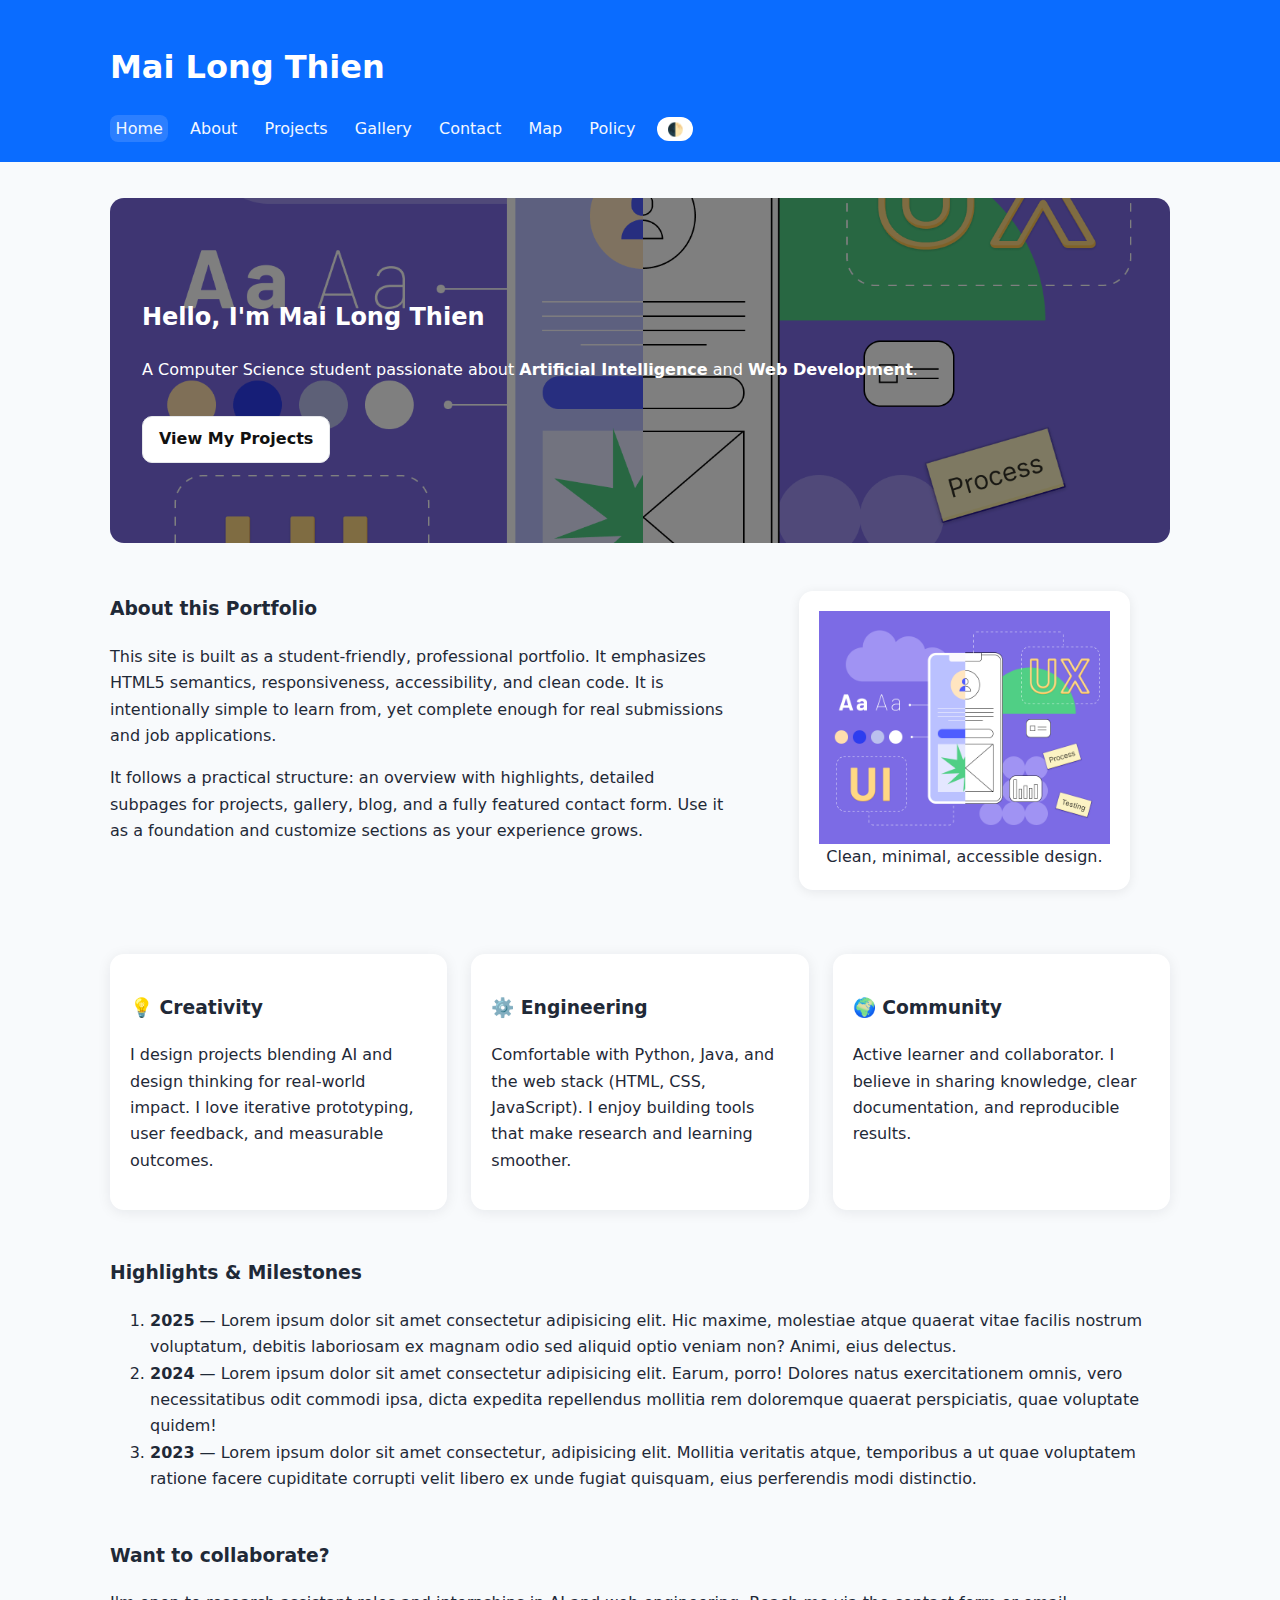
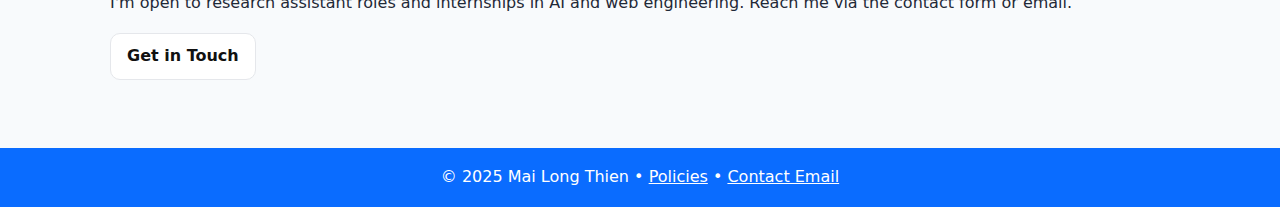
<file: index.html>
<!DOCTYPE html>
<html lang="en">
  <head>
    <meta charset="UTF-8" />
    <meta name="viewport" content="width=device-width, initial-scale=1.0" />
    <title>Home | Mai Long Thien</title>
    <meta
      name="description"
      content="Portfolio of Mai Long Thien – Junior AI Engineer & Web Developer."
    />
    <meta property="og:title" content="Home | Mai Long Thien" />
    <meta
      property="og:description"
      content="Explore projects, skills, and contact information."
    />
    <meta property="og:type" content="website" />
    <link rel="icon" href="assets/img/favicon.png" type="image/png" />
    <link rel="stylesheet" href="assets/css/styles.css" />
    <meta property="og:image" content="assets/img/hero_bg.png" />
  </head>
  <body>
    <a class="skip-link" href="#main">Skip to content</a>
    <header>
      <nav class="container" aria-label="Main navigation">
        <h1 class="logo">
          <a href="index.html" aria-label="Go to Home">Mai Long Thien</a>
        </h1>
        <button
          id="navToggle"
          aria-expanded="false"
          aria-controls="primaryNav"
          class="nav-toggle"
        >
          ☰
        </button>
        <ul id="primaryNav" class="nav-links">
          <li><a href="index.html" class="active">Home</a></li>
          <li><a href="about.html" class="">About</a></li>
          <li><a href="projects.html" class="">Projects</a></li>
          <li><a href="gallery.html" class="">Gallery</a></li>
          <li><a href="contact.html" class="">Contact</a></li>
          <li><a href="map.html" class="">Map</a></li>
          <li><a href="policy.html" class="">Policy</a></li>
          <li>
            <button
              id="themeToggle"
              aria-label="Toggle theme"
              class="theme-toggle"
            >
              🌓
            </button>
          </li>
        </ul>
      </nav>
    </header>
    <main id="main" class="container">
      <section class="hero" role="banner" aria-label="Introduction">
        <div class="hero-content">
          <h2>Hello, I'm <span>Mai Long Thien</span></h2>
          <p>
            A Computer Science student passionate about
            <strong>Artificial Intelligence</strong> and
            <strong>Web Development</strong>.
          </p>
          <a href="projects.html" class="btn">View My Projects</a>
        </div>
      </section>

      <section class="grid-2 gap-xl mt-2">
        <article>
          <h3>About this Portfolio</h3>
          <p>
            This site is built as a student-friendly, professional portfolio. It
            emphasizes HTML5 semantics, responsiveness, accessibility, and clean
            code. It is intentionally simple to learn from, yet complete enough
            for real submissions and job applications.
          </p>
          <p>
            It follows a practical structure: an overview with highlights,
            detailed subpages for projects, gallery, blog, and a fully featured
            contact form. Use it as a foundation and customize sections as your
            experience grows.
          </p>
        </article>
        <figure class="shadow radius">
          <img
            src="assets/img/hero_bg.png"
            alt="assets/image/alt.png"
            loading="lazy"
          />
          <figcaption style="text-align: center">
            Clean, minimal, accessible design.
          </figcaption>
        </figure>
      </section>

      <section class="features mt-3">
        <article>
          <h3>💡 Creativity</h3>
          <p>
            I design projects blending AI and design thinking for real-world
            impact. I love iterative prototyping, user feedback, and measurable
            outcomes.
          </p>
        </article>
        <article>
          <h3>⚙️ Engineering</h3>
          <p>
            Comfortable with Python, Java, and the web stack (HTML, CSS,
            JavaScript). I enjoy building tools that make research and learning
            smoother.
          </p>
        </article>
        <article>
          <h3>🌍 Community</h3>
          <p>
            Active learner and collaborator. I believe in sharing knowledge,
            clear documentation, and reproducible results.
          </p>
        </article>
      </section>

      <section class="timeline mt-3">
        <h3>Highlights & Milestones</h3>
        <ol>
          <li>
            <strong>2025</strong> — Lorem ipsum dolor sit amet consectetur
            adipisicing elit. Hic maxime, molestiae atque quaerat vitae facilis
            nostrum voluptatum, debitis laboriosam ex magnam odio sed aliquid
            optio veniam non? Animi, eius delectus.
          </li>
          <li>
            <strong>2024</strong> — Lorem ipsum dolor sit amet consectetur
            adipisicing elit. Earum, porro! Dolores natus exercitationem omnis,
            vero necessitatibus odit commodi ipsa, dicta expedita repellendus
            mollitia rem doloremque quaerat perspiciatis, quae voluptate quidem!
          </li>
          <li>
            <strong>2023</strong> — Lorem ipsum dolor sit amet consectetur,
            adipisicing elit. Mollitia veritatis atque, temporibus a ut quae
            voluptatem ratione facere cupiditate corrupti velit libero ex unde
            fugiat quisquam, eius perferendis modi distinctio.
          </li>
        </ol>
      </section>

      <section class="cta mt-3">
        <h3>Want to collaborate?</h3>
        <p>
          I'm open to research assistant roles and internships in AI and web
          engineering. Reach me via the contact form or email.
        </p>
        <a class="btn" href="contact.html">Get in Touch</a>
      </section>
    </main>
    <footer>
      <p>
        &copy; 2025 Mai Long Thien • <a href="policy.html">Policies</a> •
        <a href="mailto:example@email.com">Contact Email</a>
      </p>
    </footer>
    <script src="assets/js/main.js"></script>
  </body>
</html>
</file>
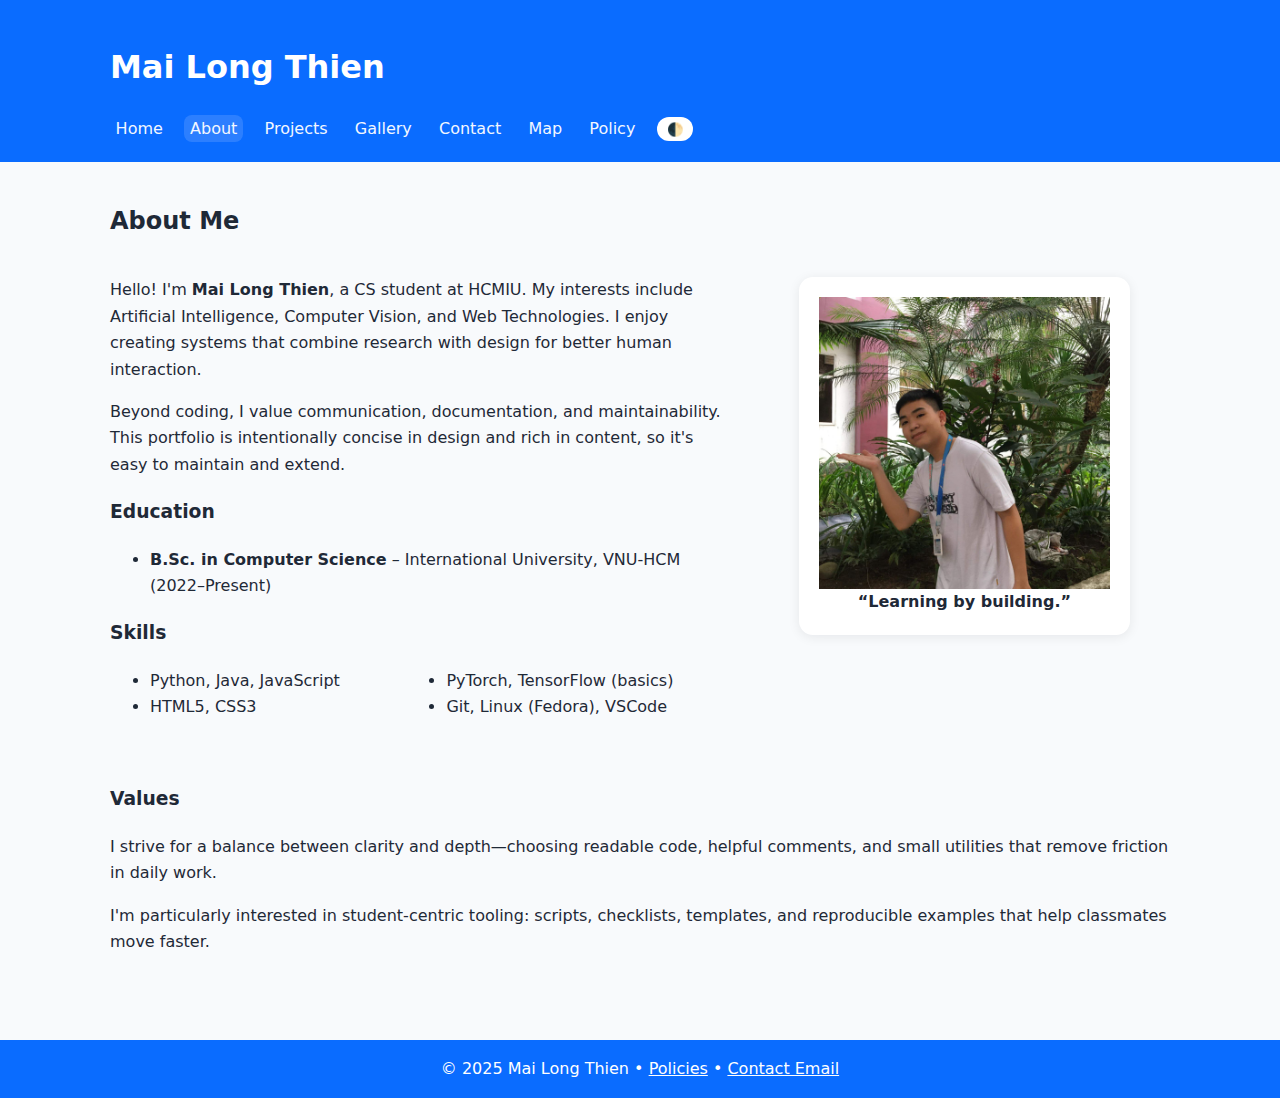
<file: about.html>
<!DOCTYPE html>
<html lang="en">
  <head>
    <meta charset="UTF-8" />
    <meta name="viewport" content="width=device-width, initial-scale=1.0" />
    <title>About | Mai Long Thien</title>
    <meta
      name="description"
      content="Portfolio of Mai Long Thien – Junior AI Engineer & Web Developer."
    />
    <meta property="og:title" content="About | Mai Long Thien" />
    <meta
      property="og:description"
      content="Explore projects, skills, and contact information."
    />
    <meta property="og:type" content="website" />
    <link rel="icon" href="assets/img/favicon.png" type="image/png" />
    <link rel="stylesheet" href="assets/css/styles.css" />
  </head>
  <body>
    <a class="skip-link" href="#main">Skip to content</a>
    <header>
      <nav class="container" aria-label="Main navigation">
        <h1 class="logo">
          <a href="index.html" aria-label="Go to Home">Mai Long Thien</a>
        </h1>
        <button
          id="navToggle"
          aria-expanded="false"
          aria-controls="primaryNav"
          class="nav-toggle"
        >
          ☰
        </button>
        <ul id="primaryNav" class="nav-links">
          <li><a href="index.html" class="">Home</a></li>
          <li><a href="about.html" class="active">About</a></li>
          <li><a href="projects.html" class="">Projects</a></li>
          <li><a href="gallery.html" class="">Gallery</a></li>
          <li><a href="contact.html" class="">Contact</a></li>
          <li><a href="map.html" class="">Map</a></li>
          <li><a href="policy.html" class="">Policy</a></li>
          <li>
            <button
              id="themeToggle"
              aria-label="Toggle theme"
              class="theme-toggle"
            >
              🌓
            </button>
          </li>
        </ul>
      </nav>
    </header>
    <main id="main" class="container">
      <section>
        <h2>About Me</h2>
        <div class="grid-2 gap-xl">
          <div>
            <p>
              Hello! I'm <strong>Mai Long Thien</strong>, a CS student at HCMIU.
              My interests include Artificial Intelligence, Computer Vision, and
              Web Technologies. I enjoy creating systems that combine research
              with design for better human interaction.
            </p>
            <p>
              Beyond coding, I value communication, documentation, and
              maintainability. This portfolio is intentionally concise in design
              and rich in content, so it's easy to maintain and extend.
            </p>
            <h3>Education</h3>
            <ul>
              <li>
                <strong>B.Sc. in Computer Science</strong> – International
                University, VNU-HCM (2022–Present)
              </li>
            </ul>
            <h3>Skills</h3>
            <ul class="columns">
              <li>Python, Java, JavaScript</li>
              <li>HTML5, CSS3</li>
              <li>PyTorch, TensorFlow (basics)</li>
              <li>Git, Linux (Fedora), VSCode</li>
            </ul>
          </div>
          <figure class="shadow radius">
            <img
              src="assets/img/profile.jpg"
              alt="assets/img/alt.png"
              loading="lazy"
            />
            <figcaption style="text-align: center">
              <strong>“Learning by building.”</strong>
            </figcaption>
          </figure>
        </div>
      </section>

      <section class="mt-3">
        <h3>Values</h3>
        <p>
          I strive for a balance between clarity and depth—choosing readable
          code, helpful comments, and small utilities that remove friction in
          daily work.
        </p>
        <p>
          I'm particularly interested in student-centric tooling: scripts,
          checklists, templates, and reproducible examples that help classmates
          move faster.
        </p>
      </section>
    </main>

    <!--Footer-->
    <footer>
      <p style="align-self: center">
        &copy; 2025 Mai Long Thien • <a href="policy.html">Policies</a> •
        <a href="mailto:example@email.com">Contact Email</a>
      </p>
    </footer>
    <script src="assets/js/main.js"></script>
  </body>
</html>
</file>
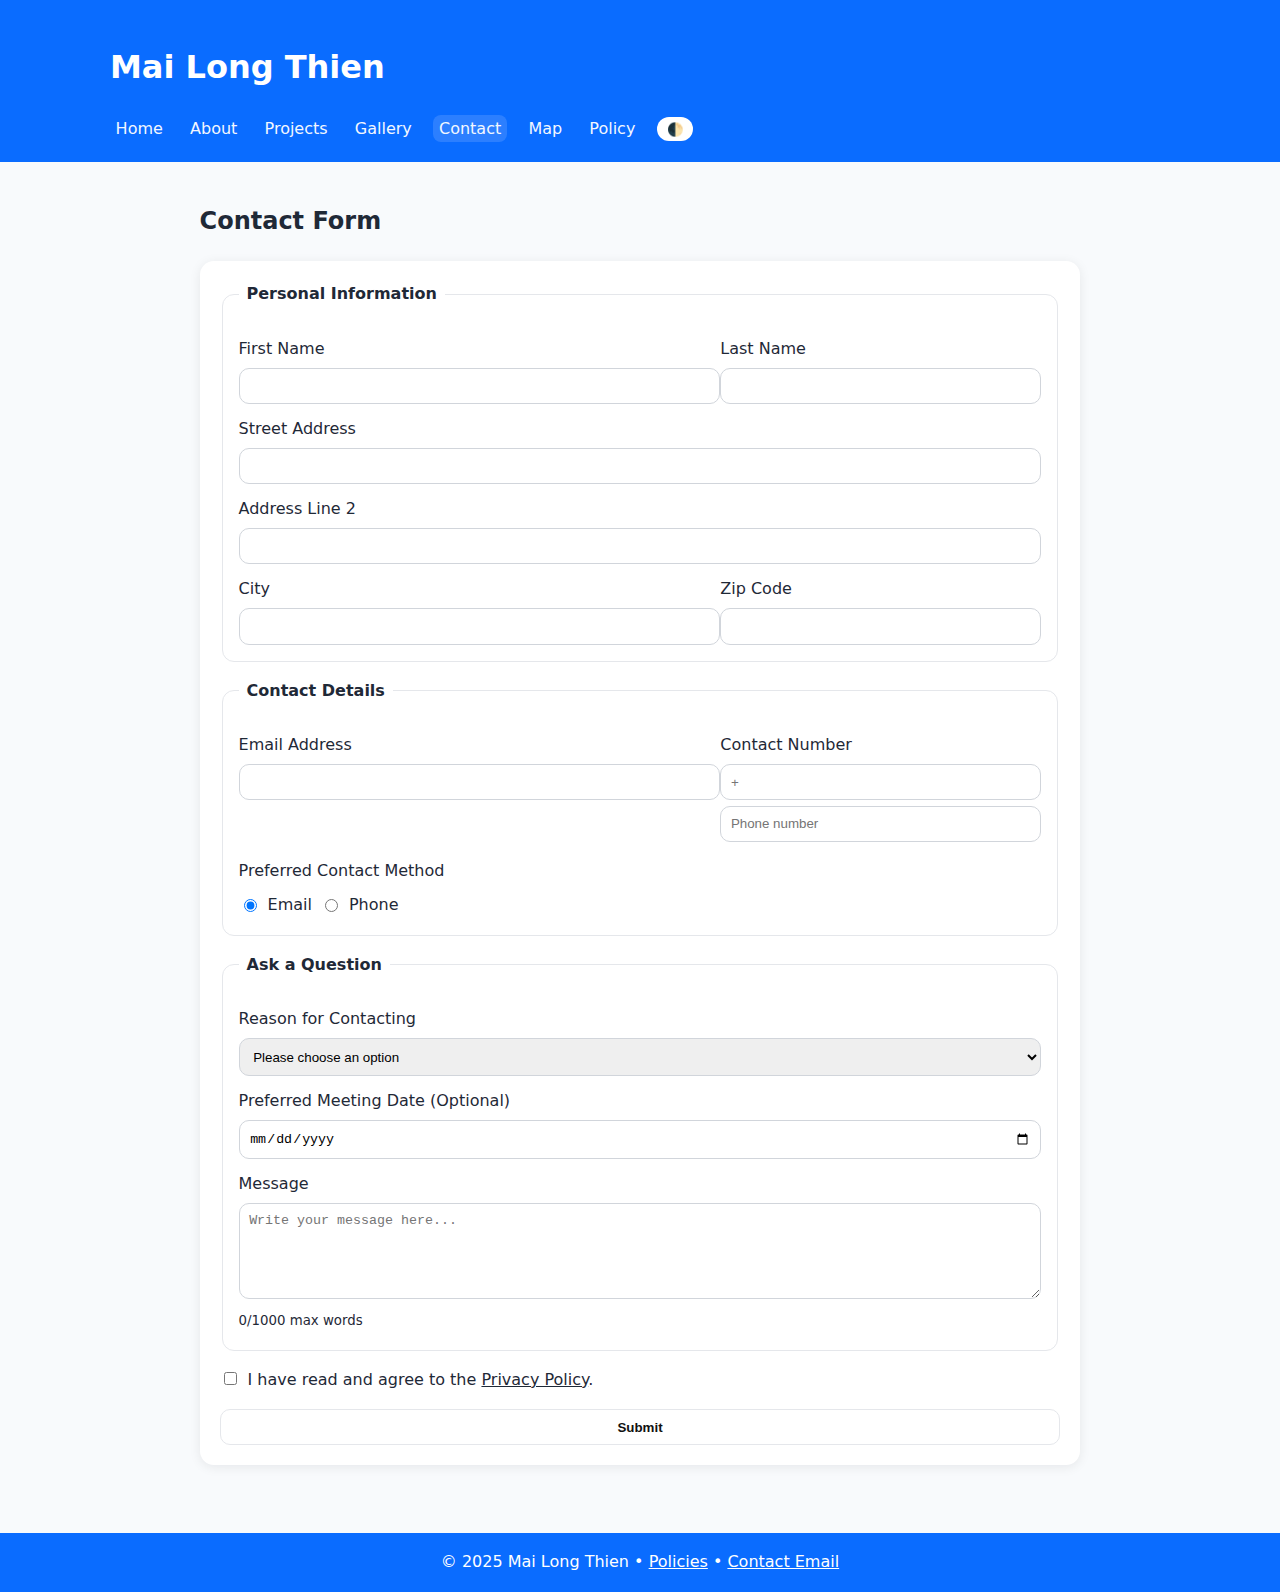
<file: contact.html>
<!DOCTYPE html>
<html lang="en">
  <head>
    <meta charset="UTF-8" />
    <meta name="viewport" content="width=device-width, initial-scale=1.0" />
    <title>Contact | Mai Long Thien</title>
    <meta
      name="description"
      content="Portfolio of Mai Long Thien – Junior AI Engineer & Web Developer."
    />
    <link rel="icon" href="assets/img/favicon.png" type="image/png" />
    <link rel="stylesheet" href="assets/css/styles.css" />
  </head>

  <body>
    <a class="skip-link" href="#main">Skip to content</a>

    <header>
      <nav class="container" aria-label="Main navigation">
        <h1 class="logo"><a href="index.html">Mai Long Thien</a></h1>
        <ul id="primaryNav" class="nav-links">
          <li><a href="index.html">Home</a></li>
          <li><a href="about.html">About</a></li>
          <li><a href="projects.html">Projects</a></li>
          <li><a href="gallery.html">Gallery</a></li>
          <li><a href="contact.html" class="active">Contact</a></li>
          <li><a href="map.html">Map</a></li>
          <li><a href="policy.html">Policy</a></li>
          <li>
            <button
              id="themeToggle"
              aria-label="Toggle theme"
              class="theme-toggle"
            >
              🌓
            </button>
          </li>
        </ul>
      </nav>
    </header>

    <main id="main" class="container">
      <section>
        <h2>Contact Form</h2>
        <form id="contactForm">
          <fieldset>
            <legend class="highlight">Personal Information</legend>

            <div class="grid-2">
              <div>
                <label for="firstName">First Name</label>
                <input type="text" id="firstName" name="firstName" required />
              </div>
              <div>
                <label for="lastName">Last Name</label>
                <input type="text" id="lastName" name="lastName" required />
              </div>
            </div>

            <label for="street">Street Address</label>
            <input type="text" id="street" name="street" required />

            <label for="address2">Address Line 2</label>
            <input type="text" id="address2" name="address2" />

            <div class="grid-2">
              <div>
                <label for="city">City</label>
                <input type="text" id="city" name="city" />
              </div>
              <div>
                <label for="zip">Zip Code</label>
                <input type="text" id="zip" name="zip" />
              </div>
            </div>
          </fieldset>

          <fieldset>
            <legend class="highlight">Contact Details</legend>

            <div class="grid-2">
              <div>
                <label for="email">Email Address</label>
                <input type="email" id="email" name="email" required />
              </div>

              <div>
                <label>Contact Number</label>
                <div class="grid-3">
                  <input
                    type="text"
                    id="countryCode"
                    name="countryCode"
                    placeholder="+"
                    maxlength="4"
                    required
                  />
                  <input
                    type="text"
                    id="phone"
                    name="phone"
                    placeholder="Phone number"
                    required
                  />
                </div>
              </div>
            </div>

            <div class="form-group">
              <label>Preferred Contact Method</label>
              <div class="inline-group">
                <input
                  type="radio"
                  id="contact-email"
                  name="contact-method"
                  value="email"
                  checked
                />
                <label for="contact-email">Email</label>
                <input
                  type="radio"
                  id="contact-phone"
                  name="contact-method"
                  value="phone"
                />
                <label for="contact-phone">Phone</label>
              </div>
            </div>
          </fieldset>
          <fieldset>
            <legend>Ask a Question</legend>
            <label for="inquiryType">Reason for Contacting</label>
            <select id="inquiryType" name="inquiryType" required>
              <option value="" disabled selected>
                Please choose an option
              </option>
              <option value="opportunity">Job Opportunity</option>
              <option value="collaboration">Collaboration Proposal</option>
              <option value="feedback">Feedback/Question</option>
              <option value="other">Other</option>
            </select>

            <label for="meetingDate">Preferred Meeting Date (Optional)</label>
            <input type="date" id="meetingDate" name="meetingDate" />

            <label for="message">Message</label>
            <textarea
              id="message"
              name="message"
              rows="5"
              maxlength="1000"
              placeholder="Write your message here..."
              required
            ></textarea>
            <small>0/1000 max words</small>
          </fieldset>

          <div class="form-group inline-group">
            <input type="checkbox" id="policy" name="policy" required />
            <label for="policy"
              >I have read and agree to the
              <a href="policy.html">Privacy Policy</a>.</label
            >
          </div>

          <button type="submit" class="btn full">Submit</button>
        </form>
      </section>
    </main>
    <footer>
      <p>
        &copy; 2025 Mai Long Thien •
        <a href="policy.html">Policies</a> •
        <a href="mailto:example@email.com">Contact Email</a>
      </p>
    </footer>
    <script src="assets/js/main.js"></script>
  </body>
</html>
</file>
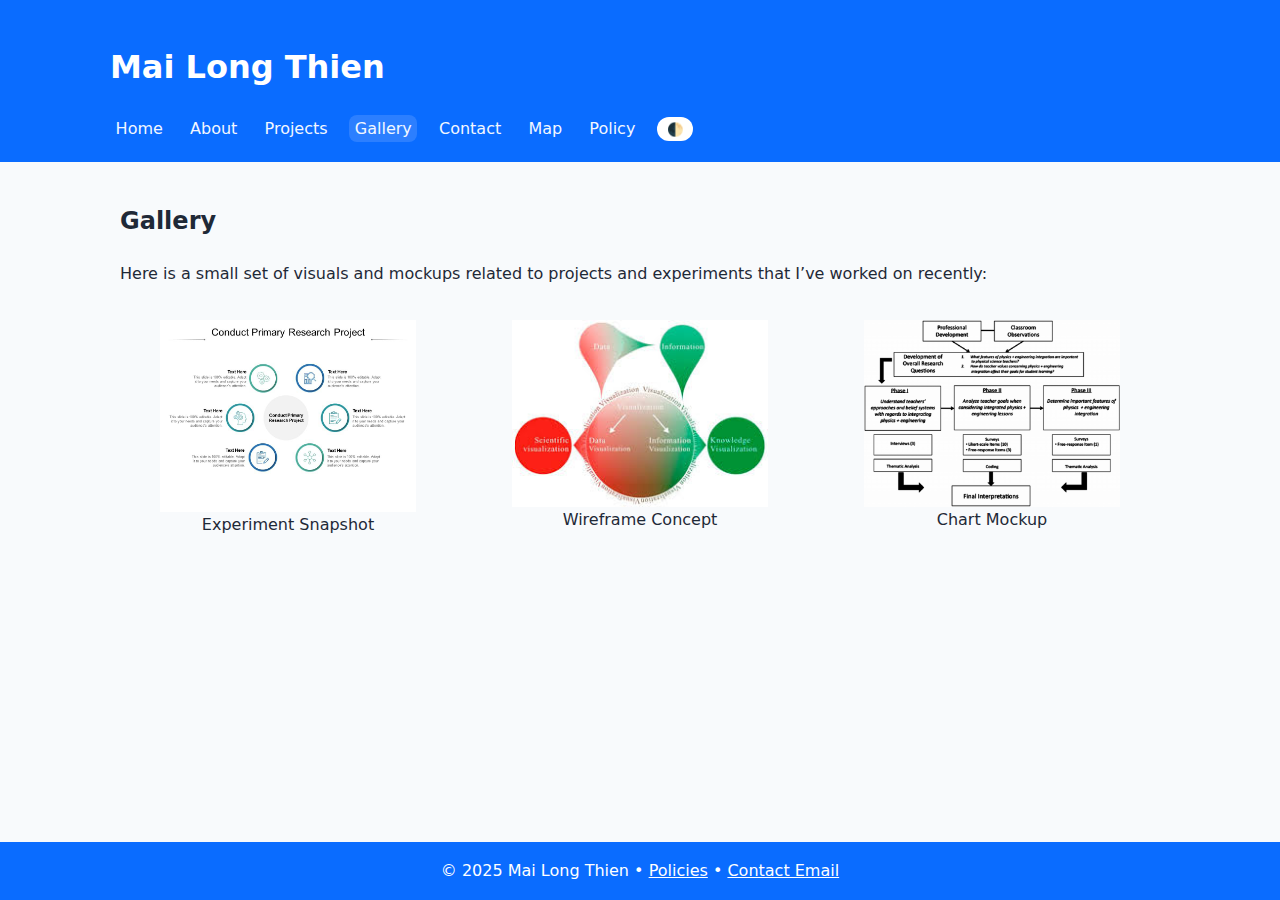
<file: gallery.html>
<!DOCTYPE html>
<html lang="en">
  <head>
    <meta charset="UTF-8" />
    <meta name="viewport" content="width=device-width, initial-scale=1.0" />
    <title>Gallery | Mai Long Thien</title>
    <meta
      name="description"
      content="Portfolio of Mai Long Thien – Junior AI Engineer & Web Developer."
    />
    <meta property="og:title" content="Gallery | Mai Long Thien" />
    <meta
      property="og:description"
      content="Explore projects, skills, and contact information."
    />
    <meta property="og:type" content="website" />
    <link rel="icon" href="assets/img/favicon.png" type="image/png" />
    <link rel="stylesheet" href="assets/css/styles.css" />
  </head>
  <body>
    <a class="skip-link" href="#main">Skip to content</a>
    <header>
      <nav class="container" aria-label="Main navigation">
        <h1 class="logo">
          <a href="index.html" aria-label="Go to Home">Mai Long Thien</a>
        </h1>
        <button
          id="navToggle"
          aria-expanded="false"
          aria-controls="primaryNav"
          class="nav-toggle"
        >
          ☰
        </button>
        <ul id="primaryNav" class="nav-links">
          <li><a href="index.html" class="">Home</a></li>
          <li><a href="about.html" class="">About</a></li>
          <li><a href="projects.html" class="">Projects</a></li>
          <li><a href="gallery.html" class="active">Gallery</a></li>
          <li><a href="contact.html" class="">Contact</a></li>
          <li><a href="map.html" class="">Map</a></li>
          <li><a href="policy.html" class="">Policy</a></li>
          <li>
            <button
              id="themeToggle"
              aria-label="Toggle theme"
              class="theme-toggle"
            >
              🌓
            </button>
          </li>
        </ul>
      </nav>
    </header>
    <main id="main" class="container">
      <section>
        <h2>Gallery</h2>
        <p>
          Here is a small set of visuals and mockups related to projects and
          experiments that I’ve worked on recently:
        </p>
        <div class="gallery-grid">
          <figure>
            <img
              src="assets/img/gallery1.jpg"
              alt="assets/image/alt.png"
              loading="lazy"
            />
            <figcaption style="text-align: center">
              Experiment Snapshot
            </figcaption>
          </figure>
          <figure>
            <img
              src="assets/img/gallery2.jpeg"
              alt="assets/image/alt.png"
              loading="lazy"
            />
            <figcaption style="text-align: center">
              Wireframe Concept
            </figcaption>
          </figure>
          <figure>
            <img
              src="assets/img/gallery3.png"
              alt="assets/image/alt.png"
              loading="lazy"
            />
            <figcaption style="text-align: center">Chart Mockup</figcaption>
          </figure>
        </div>
      </section>
    </main>
    <footer>
      <p>
        &copy; 2025 Mai Long Thien • <a href="policy.html">Policies</a> •
        <a href="mailto:example@email.com">Contact Email</a>
      </p>
    </footer>
    <script src="assets/js/main.js"></script>
  </body>
</html>
</file>
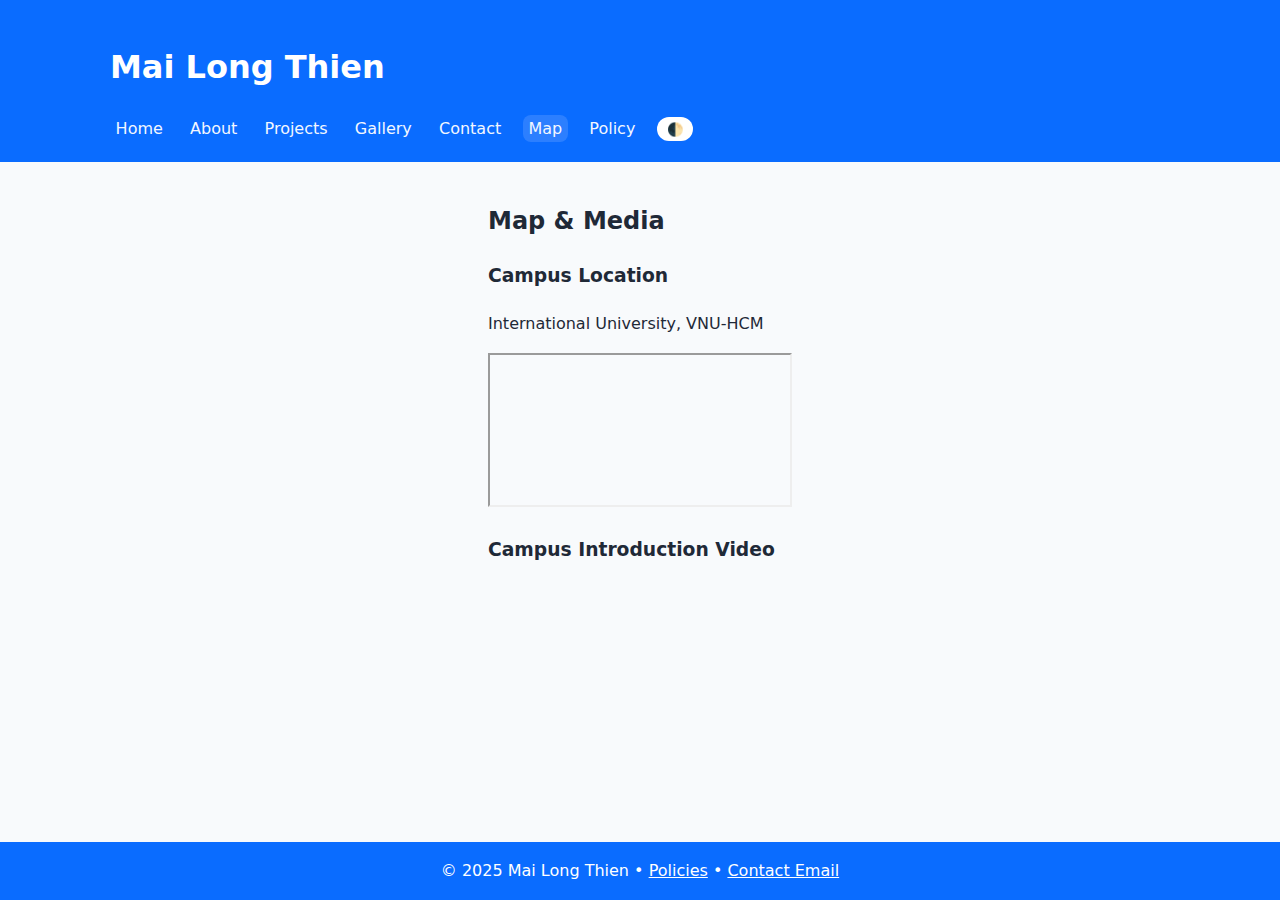
<file: map.html>
<!DOCTYPE html>
<html lang="en">
  <head>
    <meta charset="UTF-8" />
    <meta name="viewport" content="width=device-width, initial-scale=1.0" />
    <title>Map | Mai Long Thien</title>
    <meta
      name="description"
      content="Portfolio of Mai Long Thien – Junior AI Engineer & Web Developer."
    />
    <meta property="og:title" content="Map | Mai Long Thien" />
    <meta
      property="og:description"
      content="Explore projects, skills, and contact information."
    />
    <meta property="og:type" content="website" />
    <link rel="icon" href="assets/img/favicon.png" type="image/png" />
    <link rel="stylesheet" href="assets/css/styles.css" />
  </head>
  <body>
    <a class="skip-link" href="#main">Skip to content</a>
    <header>
      <nav class="container" aria-label="Main navigation">
        <h1 class="logo">
          <a href="index.html" aria-label="Go to Home">Mai Long Thien</a>
        </h1>
        <button
          id="navToggle"
          aria-expanded="false"
          aria-controls="primaryNav"
          class="nav-toggle"
        >
          ☰
        </button>
        <ul id="primaryNav" class="nav-links">
          <li><a href="index.html" class="">Home</a></li>
          <li><a href="about.html" class="">About</a></li>
          <li><a href="projects.html" class="">Projects</a></li>
          <li><a href="gallery.html" class="">Gallery</a></li>
          <li><a href="contact.html" class="">Contact</a></li>
          <li><a href="map.html" class="active">Map</a></li>
          <li><a href="policy.html" class="">Policy</a></li>
          <li>
            <button
              id="themeToggle"
              aria-label="Toggle theme"
              class="theme-toggle"
            >
              🌓
            </button>
          </li>
        </ul>
      </nav>
    </header>
    <main id="main" class="container">
      <section>
        <h2>Map & Media</h2>
        <div class="map-video-grid">
          <!-- Map bên trái -->
          <div>
            <h3>Campus Location</h3>
            <p>International University, VNU-HCM</p>
            <div class="map-container">
              <iframe
                title="Google Map"
                src="https://maps.google.com/maps?q=International%20University%20Vietnam&t=&z=14&ie=UTF8&iwloc=&output=embed"
                loading="lazy"
                allowfullscreen
              ></iframe>
            </div>
          </div>

          <!-- Video bên phải -->
          <div>
            <h3>Campus Introduction Video</h3>
            <div class="video-container">
              <iframe
                src="https://www.youtube.com/embed/Zl0BwF27_qA"
                title="Campus Tour"
                frameborder="0"
                allow="accelerometer; autoplay; clipboard-write; encrypted-media; gyroscope; picture-in-picture"
                allowfullscreen
              ></iframe>
            </div>
          </div>
        </div>
      </section>
    </main>
    <footer>
      <p>
        &copy; 2025 Mai Long Thien • <a href="policy.html">Policies</a> •
        <a href="mailto:example@email.com">Contact Email</a>
      </p>
    </footer>
    <script src="assets/js/main.js"></script>
  </body>
</html>
</file>
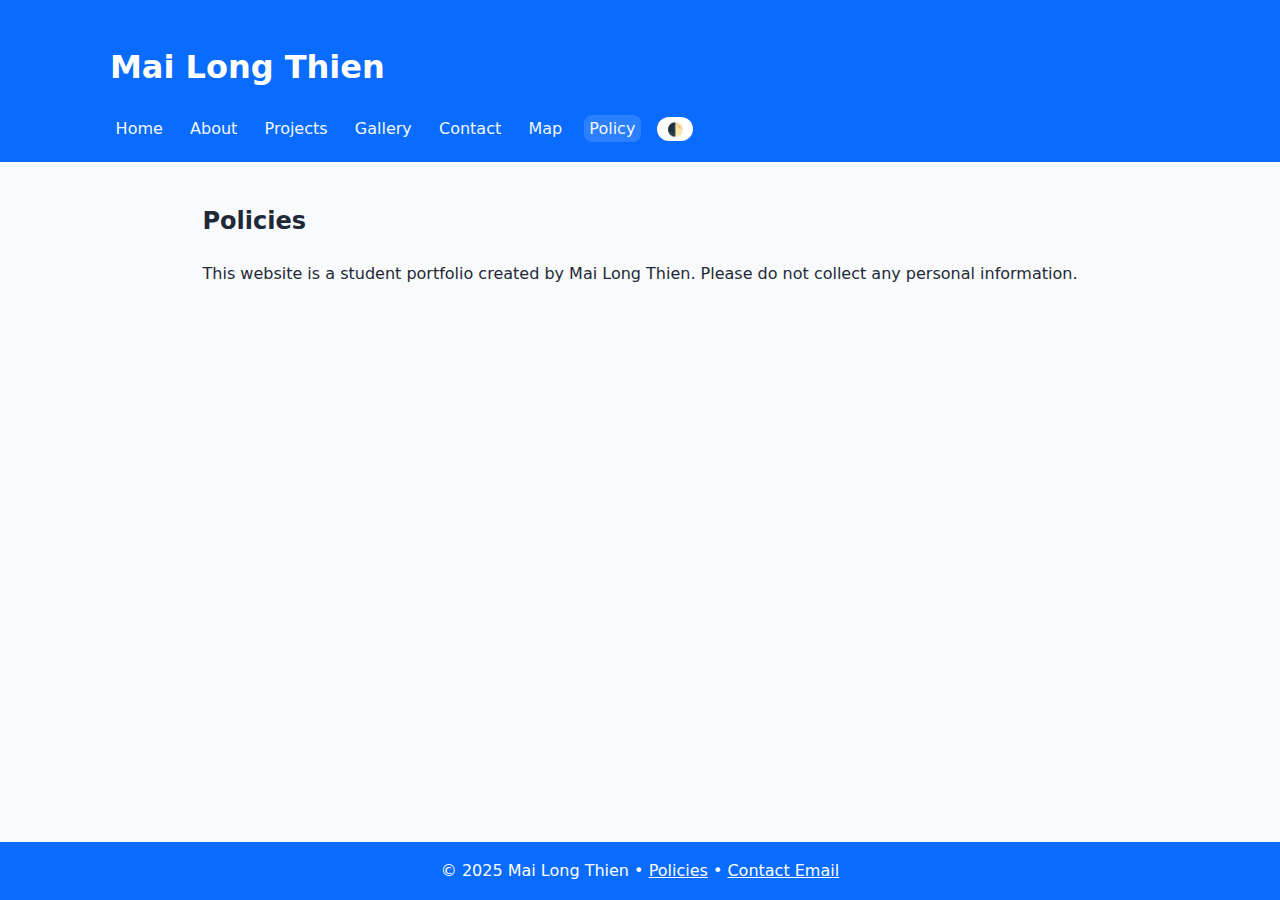
<file: policy.html>
<!DOCTYPE html>
<html lang="en">
  <head>
    <meta charset="UTF-8" />
    <meta name="viewport" content="width=device-width, initial-scale=1.0" />
    <title>Policy | Mai Long Thien</title>
    <meta
      name="description"
      content="Portfolio of Mai Long Thien – Junior AI Engineer & Web Developer."
    />
    <meta property="og:title" content="Policy | Mai Long Thien" />
    <meta
      property="og:description"
      content="Explore projects, skills, and contact information."
    />
    <meta property="og:type" content="website" />
    <link rel="icon" href="assets/img/favicon.png" type="image/png" />
    <link rel="stylesheet" href="assets/css/styles.css" />
  </head>
  <body>
    <a class="skip-link" href="#main">Skip to content</a>
    <header>
      <nav class="container" aria-label="Main navigation">
        <h1 class="logo">
          <a href="index.html" aria-label="Go to Home">Mai Long Thien</a>
        </h1>
        <button
          id="navToggle"
          aria-expanded="false"
          aria-controls="primaryNav"
          class="nav-toggle"
        >
          ☰
        </button>
        <ul id="primaryNav" class="nav-links">
          <li><a href="index.html" class="">Home</a></li>
          <li><a href="about.html" class="">About</a></li>
          <li><a href="projects.html" class="">Projects</a></li>
          <li><a href="gallery.html" class="">Gallery</a></li>
          <li><a href="contact.html" class="">Contact</a></li>
          <li><a href="map.html" class="">Map</a></li>
          <li><a href="policy.html" class="active">Policy</a></li>
          <li>
            <button
              id="themeToggle"
              aria-label="Toggle theme"
              class="theme-toggle"
            >
              🌓
            </button>
          </li>
        </ul>
      </nav>
    </header>
    <main id="main" class="container">
      <section>
        <h2>Policies</h2>
        <p>
          This website is a student portfolio created by Mai Long Thien. Please
          do not collect any personal information.
        </p>
      </section>
    </main>
    <footer>
      <p>
        &copy; 2025 Mai Long Thien • <a href="policy.html">Policies</a> •
        <a href="mailto:example@email.com">Contact Email</a>
      </p>
    </footer>
    <script src="assets/js/main.js"></script>
  </body>
</html>
</file>
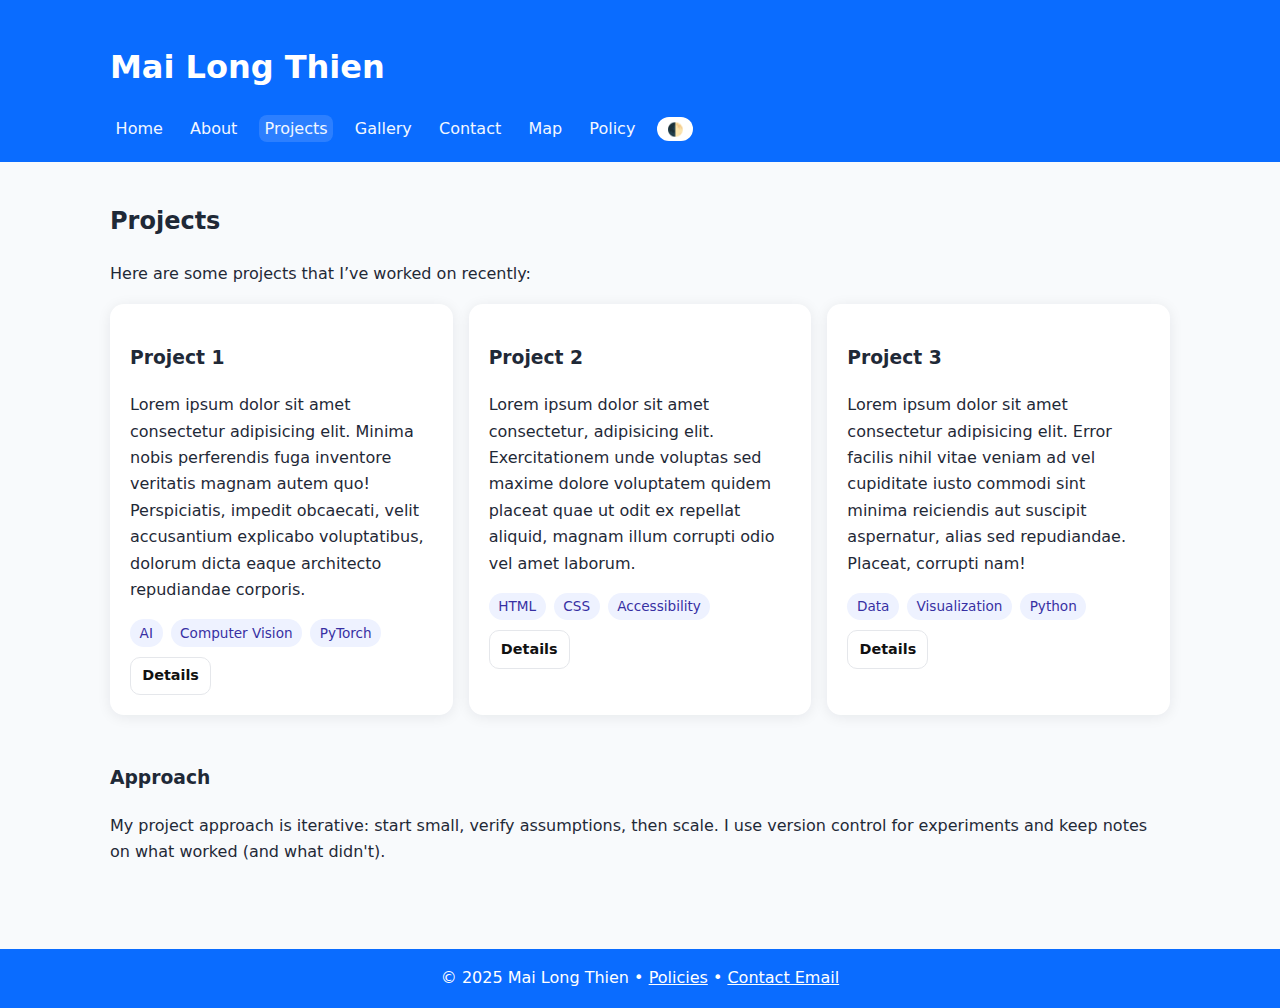
<file: projects.html>
<!DOCTYPE html>
<html lang="en">
  <head>
    <meta charset="UTF-8" />
    <meta name="viewport" content="width=device-width, initial-scale=1.0" />
    <title>Projects | Mai Long Thien</title>
    <meta
      name="description"
      content="Portfolio of Mai Long Thien – Junior AI Engineer & Web Developer."
    />
    <meta property="og:title" content="Projects | Mai Long Thien" />
    <meta
      property="og:description"
      content="Explore projects, skills, and contact information."
    />
    <meta property="og:type" content="website" />
    <link rel="icon" href="assets/img/favicon.png" type="image/png" />
    <link rel="stylesheet" href="assets/css/styles.css" />
  </head>
  <body>
    <a class="skip-link" href="#main">Skip to content</a>
    <header>
      <nav class="container" aria-label="Main navigation">
        <h1 class="logo">
          <a href="index.html" aria-label="Go to Home">Mai Long Thien</a>
        </h1>
        <button
          id="navToggle"
          aria-expanded="false"
          aria-controls="primaryNav"
          class="nav-toggle"
        >
          ☰
        </button>
        <ul id="primaryNav" class="nav-links">
          <li><a href="index.html" class="">Home</a></li>
          <li><a href="about.html" class="">About</a></li>
          <li><a href="projects.html" class="active">Projects</a></li>
          <li><a href="gallery.html" class="">Gallery</a></li>
          <li><a href="contact.html" class="">Contact</a></li>
          <li><a href="map.html" class="">Map</a></li>
          <li><a href="policy.html" class="">Policy</a></li>
          <li>
            <button
              id="themeToggle"
              aria-label="Toggle theme"
              class="theme-toggle"
            >
              🌓
            </button>
          </li>
        </ul>
      </nav>
    </header>
    <main id="main" class="container">
      <section>
        <h2>Projects</h2>
        <p>Here are some projects that I’ve worked on recently:</p>

        <div class="cards">
          <article class="card">
            <h3>Project 1</h3>
            <p>
              Lorem ipsum dolor sit amet consectetur adipisicing elit. Minima
              nobis perferendis fuga inventore veritatis magnam autem quo!
              Perspiciatis, impedit obcaecati, velit accusantium explicabo
              voluptatibus, dolorum dicta eaque architecto repudiandae corporis.
            </p>
            <ul class="tags">
              <li>AI</li>
              <li>Computer Vision</li>
              <li>PyTorch</li>
            </ul>
            <a class="btn small">Details</a>
          </article>

          <article class="card">
            <h3>Project 2</h3>
            <p>
              Lorem ipsum dolor sit amet consectetur, adipisicing elit.
              Exercitationem unde voluptas sed maxime dolore voluptatem quidem
              placeat quae ut odit ex repellat aliquid, magnam illum corrupti
              odio vel amet laborum.
            </p>
            <ul class="tags">
              <li>HTML</li>
              <li>CSS</li>
              <li>Accessibility</li>
            </ul>
            <a class="btn small">Details</a>
          </article>

          <article class="card">
            <h3>Project 3</h3>
            <p>
              Lorem ipsum dolor sit amet consectetur adipisicing elit. Error
              facilis nihil vitae veniam ad vel cupiditate iusto commodi sint
              minima reiciendis aut suscipit aspernatur, alias sed repudiandae.
              Placeat, corrupti nam!
            </p>
            <ul class="tags">
              <li>Data</li>
              <li>Visualization</li>
              <li>Python</li>
            </ul>
            <a class="btn small">Details</a>
          </article>
        </div>
      </section>

      <section class="mt-3">
        <h3>Approach</h3>
        <p>
          My project approach is iterative: start small, verify assumptions,
          then scale. I use version control for experiments and keep notes on
          what worked (and what didn't).
        </p>
      </section>
    </main>
    <footer>
      <p>
        &copy; 2025 Mai Long Thien • <a href="policy.html">Policies</a> •
        <a href="mailto:example@email.com">Contact Email</a>
      </p>
    </footer>
    <script src="assets/js/main.js"></script>
  </body>
</html>
</file>
<file: assets/css/styles.css>
:root {
  --primary: #0a6cff;
  --primary-2: #084db3;
  --bg: #f8fafc;
  --text: #1f2937;
  --muted: #6b7280;
  --card: #ffffff;
  --radius: 14px;
}

* {
  box-sizing: border-box;
}
html:focus-within {
  scroll-behavior: smooth;
}
body {
  margin: 0;
  font-family: Inter, system-ui, -apple-system, Segoe UI, Roboto, Arial,
    sans-serif;
  background: var(--bg);
  color: var(--text);
  line-height: 1.65;
  position: relative;
  min-height: 100vh;
  display: block;
}
img {
  max-width: 100%;
  display: block;
}
a {
  color: inherit;
}
.container {
  max-width: 1100px;
  margin: auto;
  padding: 1.25rem;
}
.skip-link {
  position: absolute;
  left: -9999px;
  top: auto;
  width: 1px;
  height: 1px;
  overflow: hidden;
}
.skip-link:focus {
  left: 1rem;
  top: 1rem;
  width: auto;
  height: auto;
  background: #000;
  color: #fff;
  padding: 0.5rem 1rem;
  border-radius: 8px;
  z-index: 999;
}

.card .btn.small {
  margin-top: 10px;
}

header {
  background: var(--primary);
  color: #fff;
  position: sticky;
  top: 0;
  z-index: 50;
}
.logo a {
  text-decoration: none;
  color: #fff;
}
.nav-toggle {
  display: none;
  background: transparent;
  border: 1px solid rgba(255, 255, 255, 0.5);
  color: #fff;
  border-radius: 8px;
  padding: 0.25rem 0.5rem;
}
.nav-links {
  list-style: none;
  display: flex;
  gap: 1rem;
  align-items: center;
  padding: 0;
  margin: 0;
}
.nav-links a {
  text-decoration: none;
  color: #fff;
  opacity: 0.95;
  padding: 0.25rem 0.35rem;
  border-radius: 8px;
}
.nav-links a:hover,
.nav-links a.active {
  background: rgba(255, 255, 255, 0.15);
}
.theme-toggle {
  background: #fff;
  border: none;
  border-radius: 999px;
  padding: 0.3rem 0.6rem;
  cursor: pointer;
}

.hero {
  background: linear-gradient(rgba(0, 0, 0, 0.5), rgba(0, 0, 0, 0.5)),
    url("../img/hero_bg.png") center/cover;
  color: #fff;
  border-radius: var(--radius);
  padding: 5rem 2rem;
  margin-top: 1rem;
}
.hero .btn {
  margin-top: 1rem;
}

.grid-2 {
  display: grid;
  grid-template-columns: 1.2fr 0.8fr;
  align-items: start;
}
.gap-xl {
  gap: 2rem;
}
.mt-2 {
  margin-top: 2rem;
}
.mt-3 {
  margin-top: 3rem;
}

.features {
  display: grid;
  grid-template-columns: repeat(3, 1fr);
  gap: 1.5rem;
}
.features article,
.card,
.article,
.shadow {
  background: var(--card);
  border-radius: var(--radius);
  box-shadow: 0 2px 14px rgba(15, 23, 42, 0.08);
  padding: 1.25rem;
}
.radius {
  border-radius: var(--radius);
}

.cards {
  display: grid;
  grid-template-columns: repeat(auto-fit, minmax(260px, 1fr));
  gap: 1rem;
}
.card .tags {
  display: flex;
  gap: 0.5rem;
  list-style: none;
  padding: 0;
  margin: 0.5rem 0 0;
}
.card .tags li {
  background: #eef2ff;
  color: #3730a3;
  border-radius: 999px;
  padding: 0.15rem 0.6rem;
  font-size: 0.85rem;
}

.gallery-grid {
  display: grid;
  grid-template-columns: repeat(auto-fit, minmax(260px, 1fr));
  gap: 1rem;
}

.article header {
  margin-bottom: 1rem;
}
.muted {
  color: var(--muted);
}

.btn {
  display: inline-block;
  background: var(--card);
  color: #111;
  border: 1px solid #e5e7eb;
  padding: 0.6rem 1rem;
  border-radius: 10px;
  text-decoration: none;
  font-weight: 600;
}
.btn.small {
  padding: 0.4rem 0.7rem;
  font-size: 0.9rem;
}
.btn:hover {
  transform: translateY(-1px);
  box-shadow: 0 4px 16px rgba(2, 6, 23, 0.08);
}

form {
  background: var(--card);
  padding: 1.25rem;
  border-radius: var(--radius);
  box-shadow: 0 2px 12px rgba(2, 6, 23, 0.08);
}
fieldset {
  border: 1px solid #e5e7eb;
  border-radius: 12px;
  padding: 1rem;
  margin-bottom: 1rem;
}
legend {
  padding: 0 0.5rem;
  font-weight: 700;
}
label {
  display: block;
  margin-top: 0.75rem;
}
input,
select,
textarea {
  width: 100%;
  padding: 0.6rem;
  border-radius: 10px;
  border: 1px solid #d1d5db;
  margin-top: 0.35rem;
}
.inline {
  display: flex;
  gap: 1rem;
  margin-top: 0.5rem;
}
.form-buttons {
  display: flex;
  gap: 0.75rem;
  margin-top: 1rem;
}
button {
  background: var(--primary);
  color: #fff;
  border: none;
  border-radius: 10px;
  padding: 0.6rem 1rem;
  cursor: pointer;
}
button.secondary {
  background: #e5e7eb;
  color: #111;
}
button:hover {
  background: var(--primary-2);
}

.iframe-wrap {
  position: relative;
  padding-top: 56.25%;
}
.iframe-wrap iframe {
  position: absolute;
  inset: 0;
  width: 100%;
  height: 100%;
  border: 0;
  border-radius: 12px;
  box-shadow: 0 2px 12px rgba(2, 6, 23, 0.12);
}

main {
  padding-bottom: 80px;
  flex: 1;
}

html,
body {
  height: 100%;
  margin: 0;
  display: flex;
  flex-direction: column;
}

footer {
  margin-top: 3rem;
  background: var(--primary);
  color: #fff;
  text-align: center;
}
footer a {
  color: #fff;
  text-decoration: underline;
}

.columns {
  columns: 2;
}
.shadow {
  box-shadow: 0 2px 12px rgba(2, 6, 23, 0.08);
}

@media (max-width: 900px) {
  .grid-2 {
    grid-template-columns: 1fr;
  }
  .nav-toggle {
    display: inline-block;
  }
  .nav-links {
    display: none;
    flex-direction: column;
    align-items: flex-start;
    background: var(--primary);
    position: absolute;
    left: 0;
    right: 0;
    top: 58px;
    padding: 1rem 1.25rem;
  }
  .nav-links.show {
    display: flex;
  }
  .features {
    grid-template-columns: 1fr;
  }
}

/* Dark mode */
:root[data-theme="dark"] {
  --bg: #0b1220;
  --text: #e5e7eb;
  --card: #0f172a;
  --muted: #9ca3af;
}

:root[data-theme="dark"] .btn {
  background: var(--primary);
  color: #fff;
  border: none;
}

:root[data-theme="dark"] .btn:hover {
  background: var(--primary-2);
}

.form-group {
  margin-top: 1rem;
}

.inline-group {
  display: flex;
  align-items: center;
  gap: 0.5rem;
  margin-top: 0.5rem;
}

.inline-group input[type="radio"],
.inline-group input[type="checkbox"] {
  width: auto;
  margin-top: 0;
}

.inline-group label {
  margin-top: 0;
}

.btn.full {
  width: 100%;
  margin-top: 1rem;
  text-align: center;
}
</file>
